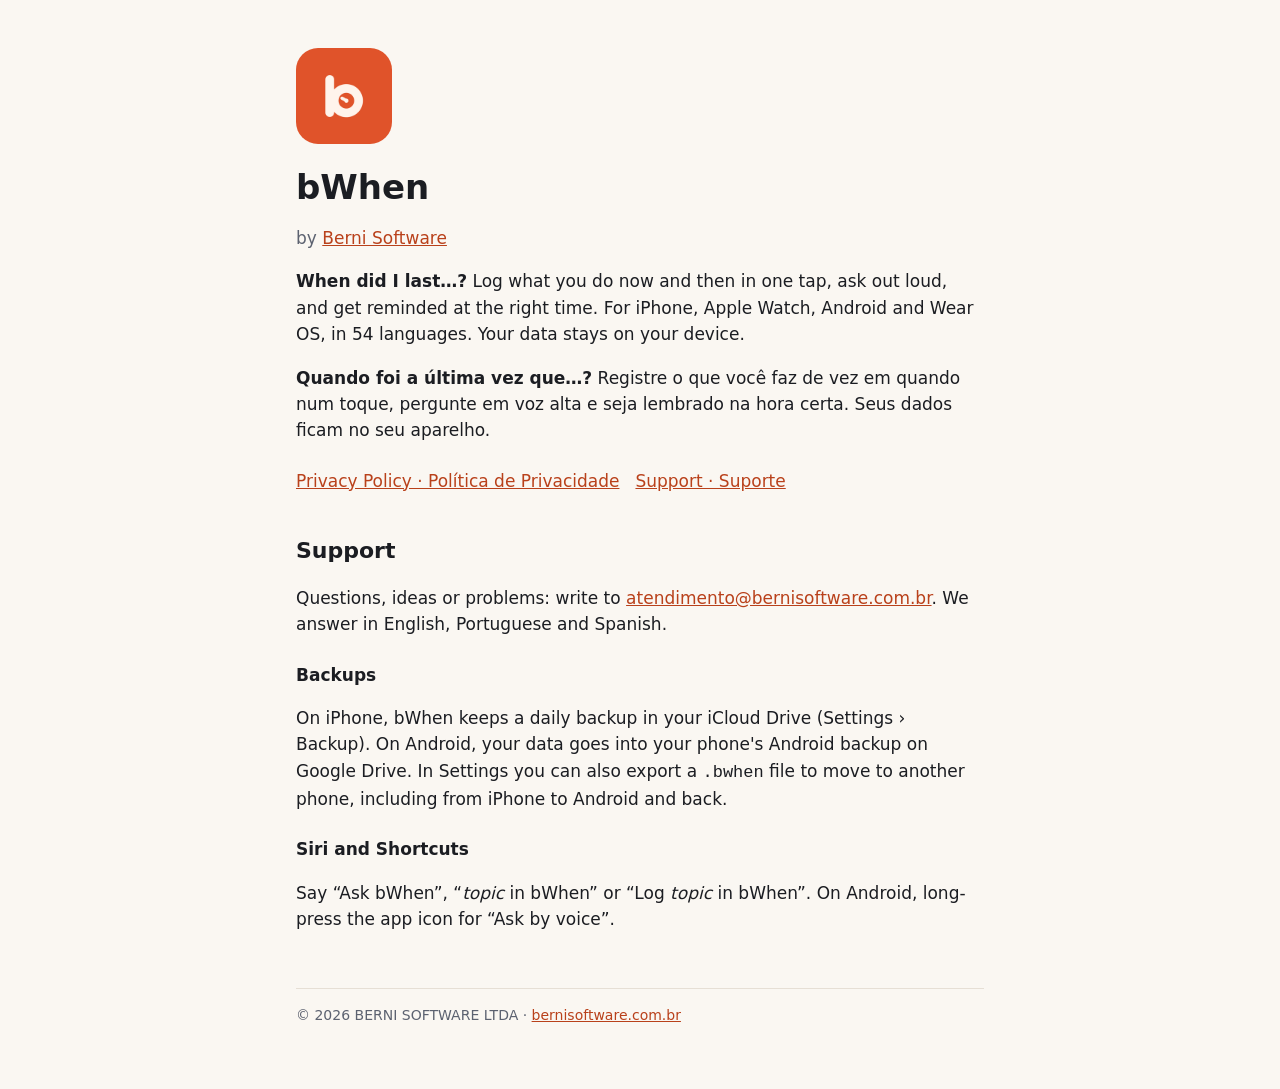
<file: index.html>
<!doctype html>
<html lang="en">
<head>
<meta charset="utf-8">
<meta name="viewport" content="width=device-width, initial-scale=1">
<title>bWhen — When did I last…?</title>
<meta name="description" content="bWhen, by Berni Software: log things you do now and then in one tap, ask when you last did them, and get reminded at the right time.">
<link rel="stylesheet" href="style.css">
</head>
<body>
<main>
<img class="icon" src="icon.png" alt="bWhen app icon">
<h1>bWhen</h1>
<p class="muted">by <a href="https://www.bernisoftware.com.br">Berni Software</a></p>
<p><strong>When did I last…?</strong> Log what you do now and then in one tap, ask out loud, and get reminded at the right time. For iPhone, Apple Watch, Android and Wear OS, in 54 languages. Your data stays on your device.</p>
<p lang="pt-BR"><strong>Quando foi a última vez que…?</strong> Registre o que você faz de vez em quando num toque, pergunte em voz alta e seja lembrado na hora certa. Seus dados ficam no seu aparelho.</p>
<nav>
<a href="privacy.html">Privacy Policy · Política de Privacidade</a>
<a href="mailto:atendimento@bernisoftware.com.br?subject=bWhen">Support · Suporte</a>
</nav>
<h2>Support</h2>
<p>Questions, ideas or problems: write to <a href="mailto:atendimento@bernisoftware.com.br?subject=bWhen">atendimento@bernisoftware.com.br</a>. We answer in English, Portuguese and Spanish.</p>
<h3>Backups</h3>
<p>On iPhone, bWhen keeps a daily backup in your iCloud Drive (Settings › Backup). On Android, your data goes into your phone's Android backup on Google Drive. In Settings you can also export a <code>.bwhen</code> file to move to another phone, including from iPhone to Android and back.</p>
<h3>Siri and Shortcuts</h3>
<p>Say “Ask bWhen”, “<em>topic</em> in bWhen” or “Log <em>topic</em> in bWhen”. On Android, long-press the app icon for “Ask by voice”.</p>
<footer>© 2026 BERNI SOFTWARE LTDA · <a href="https://www.bernisoftware.com.br">bernisoftware.com.br</a></footer>
</main>
</body>
</html>
</file>
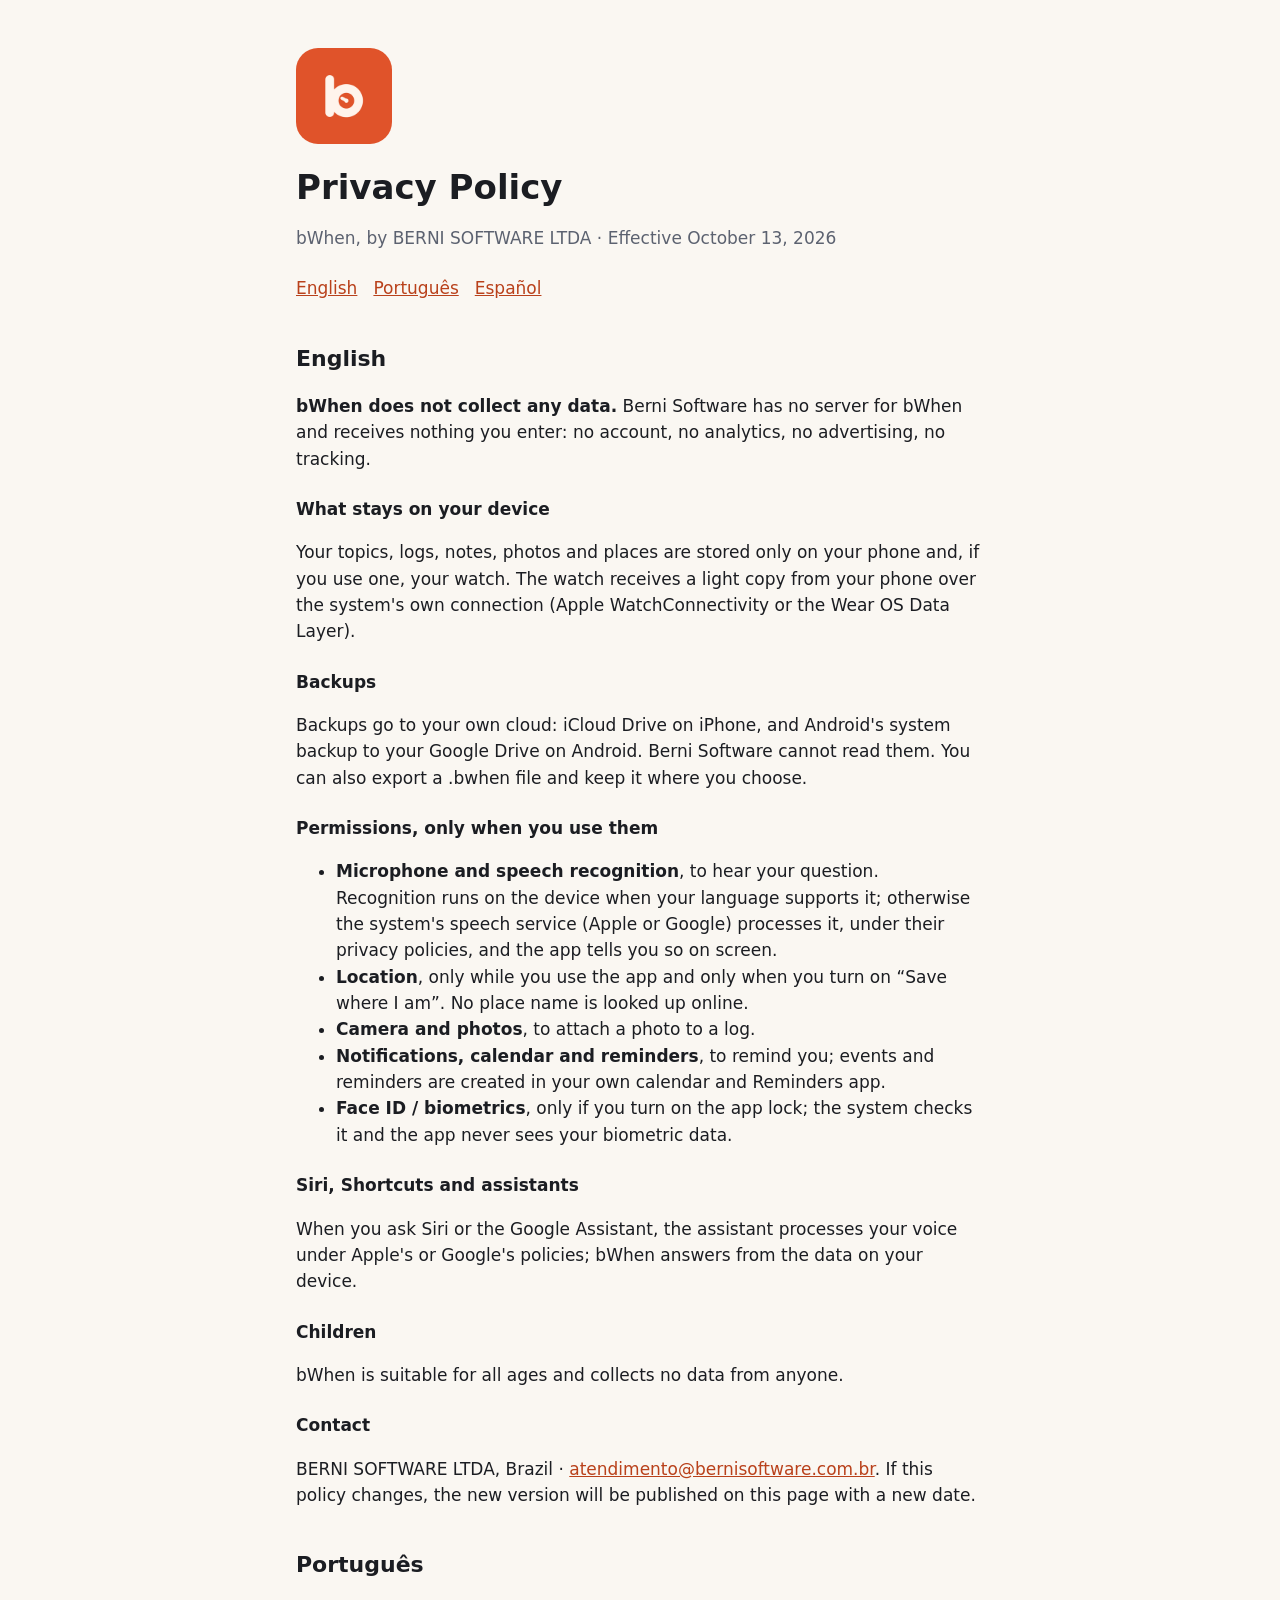
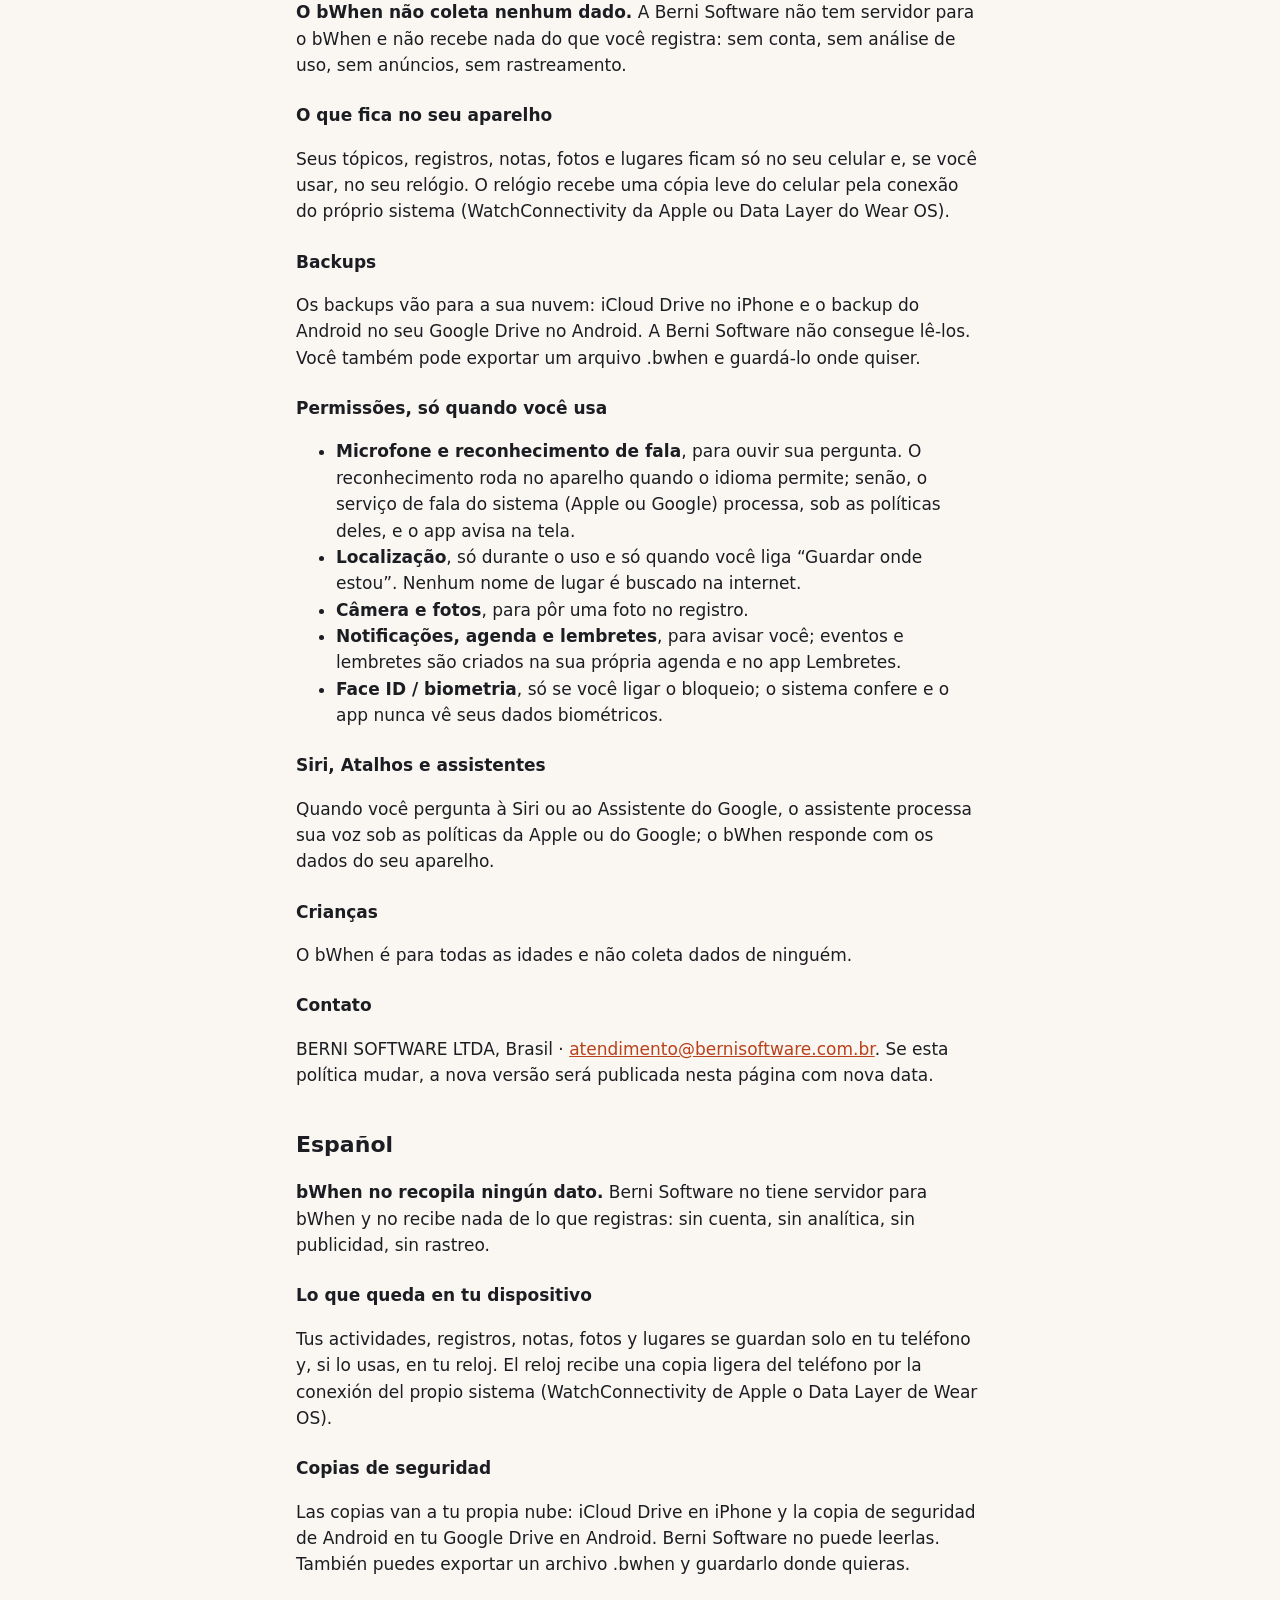
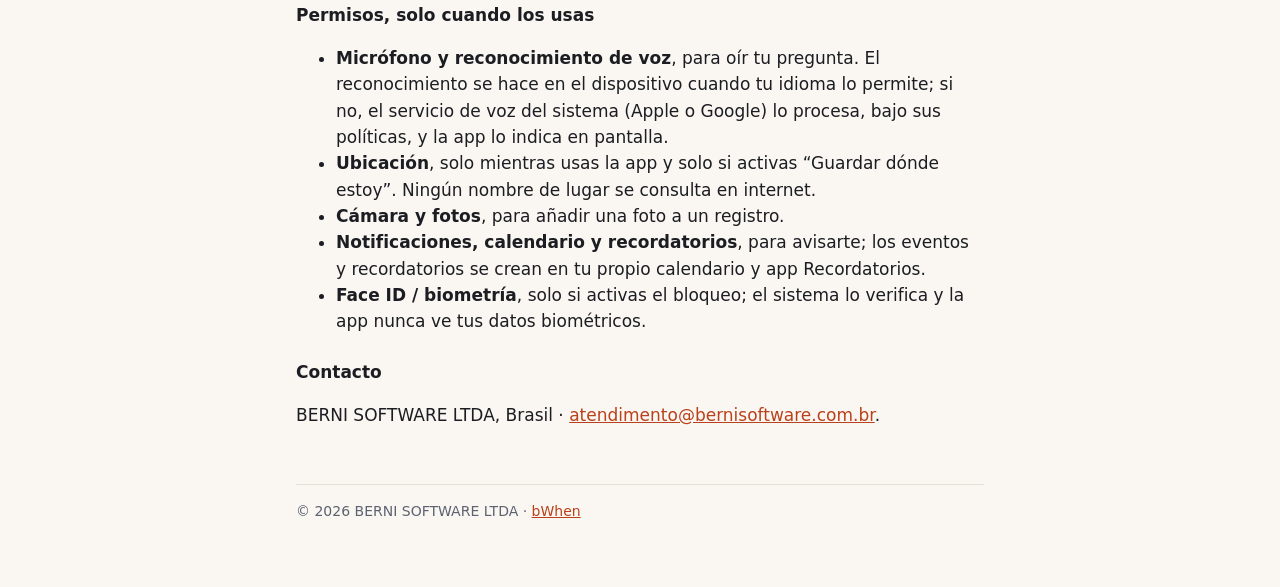
<file: privacy.html>
<!doctype html>
<html lang="en">
<head>
<meta charset="utf-8">
<meta name="viewport" content="width=device-width, initial-scale=1">
<title>bWhen — Privacy Policy</title>
<link rel="stylesheet" href="style.css">
</head>
<body>
<main>
<img class="icon" src="icon.png" alt="bWhen app icon">
<h1>Privacy Policy</h1>
<p class="muted">bWhen, by BERNI SOFTWARE LTDA · Effective October 13, 2026</p>
<nav><a href="#en">English</a><a href="#pt">Português</a><a href="#es">Español</a></nav>

<section id="en" lang="en">
<h2>English</h2>
<p><strong>bWhen does not collect any data.</strong> Berni Software has no server for bWhen and receives nothing you enter: no account, no analytics, no advertising, no tracking.</p>
<h3>What stays on your device</h3>
<p>Your topics, logs, notes, photos and places are stored only on your phone and, if you use one, your watch. The watch receives a light copy from your phone over the system's own connection (Apple WatchConnectivity or the Wear OS Data Layer).</p>
<h3>Backups</h3>
<p>Backups go to your own cloud: iCloud Drive on iPhone, and Android's system backup to your Google Drive on Android. Berni Software cannot read them. You can also export a .bwhen file and keep it where you choose.</p>
<h3>Permissions, only when you use them</h3>
<ul>
<li><strong>Microphone and speech recognition</strong>, to hear your question. Recognition runs on the device when your language supports it; otherwise the system's speech service (Apple or Google) processes it, under their privacy policies, and the app tells you so on screen.</li>
<li><strong>Location</strong>, only while you use the app and only when you turn on “Save where I am”. No place name is looked up online.</li>
<li><strong>Camera and photos</strong>, to attach a photo to a log.</li>
<li><strong>Notifications, calendar and reminders</strong>, to remind you; events and reminders are created in your own calendar and Reminders app.</li>
<li><strong>Face ID / biometrics</strong>, only if you turn on the app lock; the system checks it and the app never sees your biometric data.</li>
</ul>
<h3>Siri, Shortcuts and assistants</h3>
<p>When you ask Siri or the Google Assistant, the assistant processes your voice under Apple's or Google's policies; bWhen answers from the data on your device.</p>
<h3>Children</h3>
<p>bWhen is suitable for all ages and collects no data from anyone.</p>
<h3>Contact</h3>
<p>BERNI SOFTWARE LTDA, Brazil · <a href="mailto:atendimento@bernisoftware.com.br">atendimento@bernisoftware.com.br</a>. If this policy changes, the new version will be published on this page with a new date.</p>
</section>

<section id="pt" lang="pt-BR">
<h2>Português</h2>
<p><strong>O bWhen não coleta nenhum dado.</strong> A Berni Software não tem servidor para o bWhen e não recebe nada do que você registra: sem conta, sem análise de uso, sem anúncios, sem rastreamento.</p>
<h3>O que fica no seu aparelho</h3>
<p>Seus tópicos, registros, notas, fotos e lugares ficam só no seu celular e, se você usar, no seu relógio. O relógio recebe uma cópia leve do celular pela conexão do próprio sistema (WatchConnectivity da Apple ou Data Layer do Wear OS).</p>
<h3>Backups</h3>
<p>Os backups vão para a sua nuvem: iCloud Drive no iPhone e o backup do Android no seu Google Drive no Android. A Berni Software não consegue lê-los. Você também pode exportar um arquivo .bwhen e guardá-lo onde quiser.</p>
<h3>Permissões, só quando você usa</h3>
<ul>
<li><strong>Microfone e reconhecimento de fala</strong>, para ouvir sua pergunta. O reconhecimento roda no aparelho quando o idioma permite; senão, o serviço de fala do sistema (Apple ou Google) processa, sob as políticas deles, e o app avisa na tela.</li>
<li><strong>Localização</strong>, só durante o uso e só quando você liga “Guardar onde estou”. Nenhum nome de lugar é buscado na internet.</li>
<li><strong>Câmera e fotos</strong>, para pôr uma foto no registro.</li>
<li><strong>Notificações, agenda e lembretes</strong>, para avisar você; eventos e lembretes são criados na sua própria agenda e no app Lembretes.</li>
<li><strong>Face ID / biometria</strong>, só se você ligar o bloqueio; o sistema confere e o app nunca vê seus dados biométricos.</li>
</ul>
<h3>Siri, Atalhos e assistentes</h3>
<p>Quando você pergunta à Siri ou ao Assistente do Google, o assistente processa sua voz sob as políticas da Apple ou do Google; o bWhen responde com os dados do seu aparelho.</p>
<h3>Crianças</h3>
<p>O bWhen é para todas as idades e não coleta dados de ninguém.</p>
<h3>Contato</h3>
<p>BERNI SOFTWARE LTDA, Brasil · <a href="mailto:atendimento@bernisoftware.com.br">atendimento@bernisoftware.com.br</a>. Se esta política mudar, a nova versão será publicada nesta página com nova data.</p>
</section>

<section id="es" lang="es">
<h2>Español</h2>
<p><strong>bWhen no recopila ningún dato.</strong> Berni Software no tiene servidor para bWhen y no recibe nada de lo que registras: sin cuenta, sin analítica, sin publicidad, sin rastreo.</p>
<h3>Lo que queda en tu dispositivo</h3>
<p>Tus actividades, registros, notas, fotos y lugares se guardan solo en tu teléfono y, si lo usas, en tu reloj. El reloj recibe una copia ligera del teléfono por la conexión del propio sistema (WatchConnectivity de Apple o Data Layer de Wear OS).</p>
<h3>Copias de seguridad</h3>
<p>Las copias van a tu propia nube: iCloud Drive en iPhone y la copia de seguridad de Android en tu Google Drive en Android. Berni Software no puede leerlas. También puedes exportar un archivo .bwhen y guardarlo donde quieras.</p>
<h3>Permisos, solo cuando los usas</h3>
<ul>
<li><strong>Micrófono y reconocimiento de voz</strong>, para oír tu pregunta. El reconocimiento se hace en el dispositivo cuando tu idioma lo permite; si no, el servicio de voz del sistema (Apple o Google) lo procesa, bajo sus políticas, y la app lo indica en pantalla.</li>
<li><strong>Ubicación</strong>, solo mientras usas la app y solo si activas “Guardar dónde estoy”. Ningún nombre de lugar se consulta en internet.</li>
<li><strong>Cámara y fotos</strong>, para añadir una foto a un registro.</li>
<li><strong>Notificaciones, calendario y recordatorios</strong>, para avisarte; los eventos y recordatorios se crean en tu propio calendario y app Recordatorios.</li>
<li><strong>Face ID / biometría</strong>, solo si activas el bloqueo; el sistema lo verifica y la app nunca ve tus datos biométricos.</li>
</ul>
<h3>Contacto</h3>
<p>BERNI SOFTWARE LTDA, Brasil · <a href="mailto:atendimento@bernisoftware.com.br">atendimento@bernisoftware.com.br</a>.</p>
</section>
<footer>© 2026 BERNI SOFTWARE LTDA · <a href="index.html">bWhen</a></footer>
</main>
</body>
</html>
</file>
<file: style.css>
:root { --surface:#FAF7F2; --raised:#FFFFFF; --ink:#1B1D22; --muted:#5C6270; --brand:#B9411B; --line:#E6DFD5; }
@media (prefers-color-scheme: dark) { :root { --surface:#111317; --raised:#1C1F25; --ink:#F2EEE8; --muted:#A3A9B4; --brand:#FF7F50; --line:#2C3039; } }
* { box-sizing: border-box; }
body { margin:0; background:var(--surface); color:var(--ink); font:17px/1.55 -apple-system, "SF Pro Text", Roboto, "Noto Sans", system-ui, sans-serif; }
main { max-width:720px; margin:0 auto; padding:48px 16px 64px; }
img.icon { width:96px; height:96px; border-radius:22px; }
h1 { font-size:34px; line-height:1.2; margin:16px 0 8px; }
h2 { font-size:22px; margin:40px 0 8px; }
h3 { font-size:17px; margin:24px 0 4px; }
p, li { color:var(--ink); }
.muted { color:var(--muted); }
a { color:var(--brand); }
nav { display:flex; gap:16px; flex-wrap:wrap; margin:24px 0; }
footer { margin-top:56px; padding-top:16px; border-top:1px solid var(--line); color:var(--muted); font-size:14px; }
</file>
